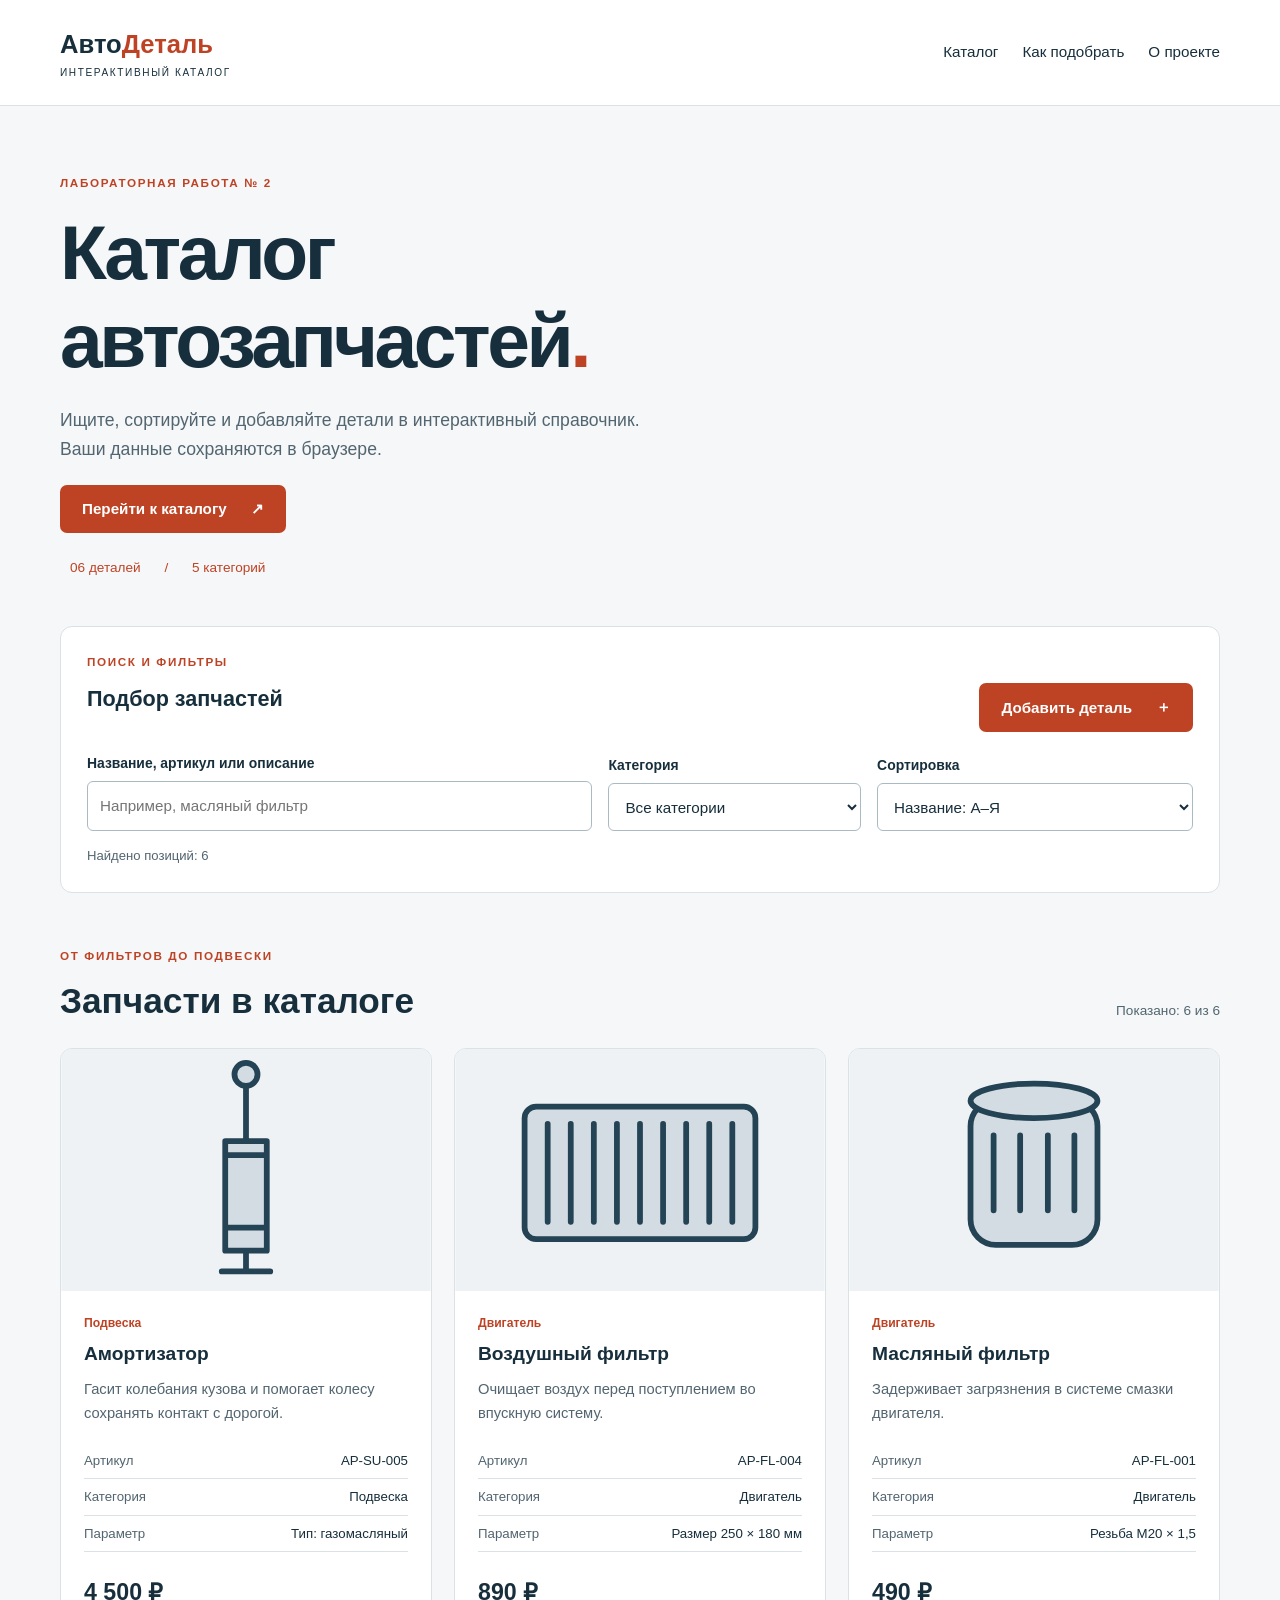
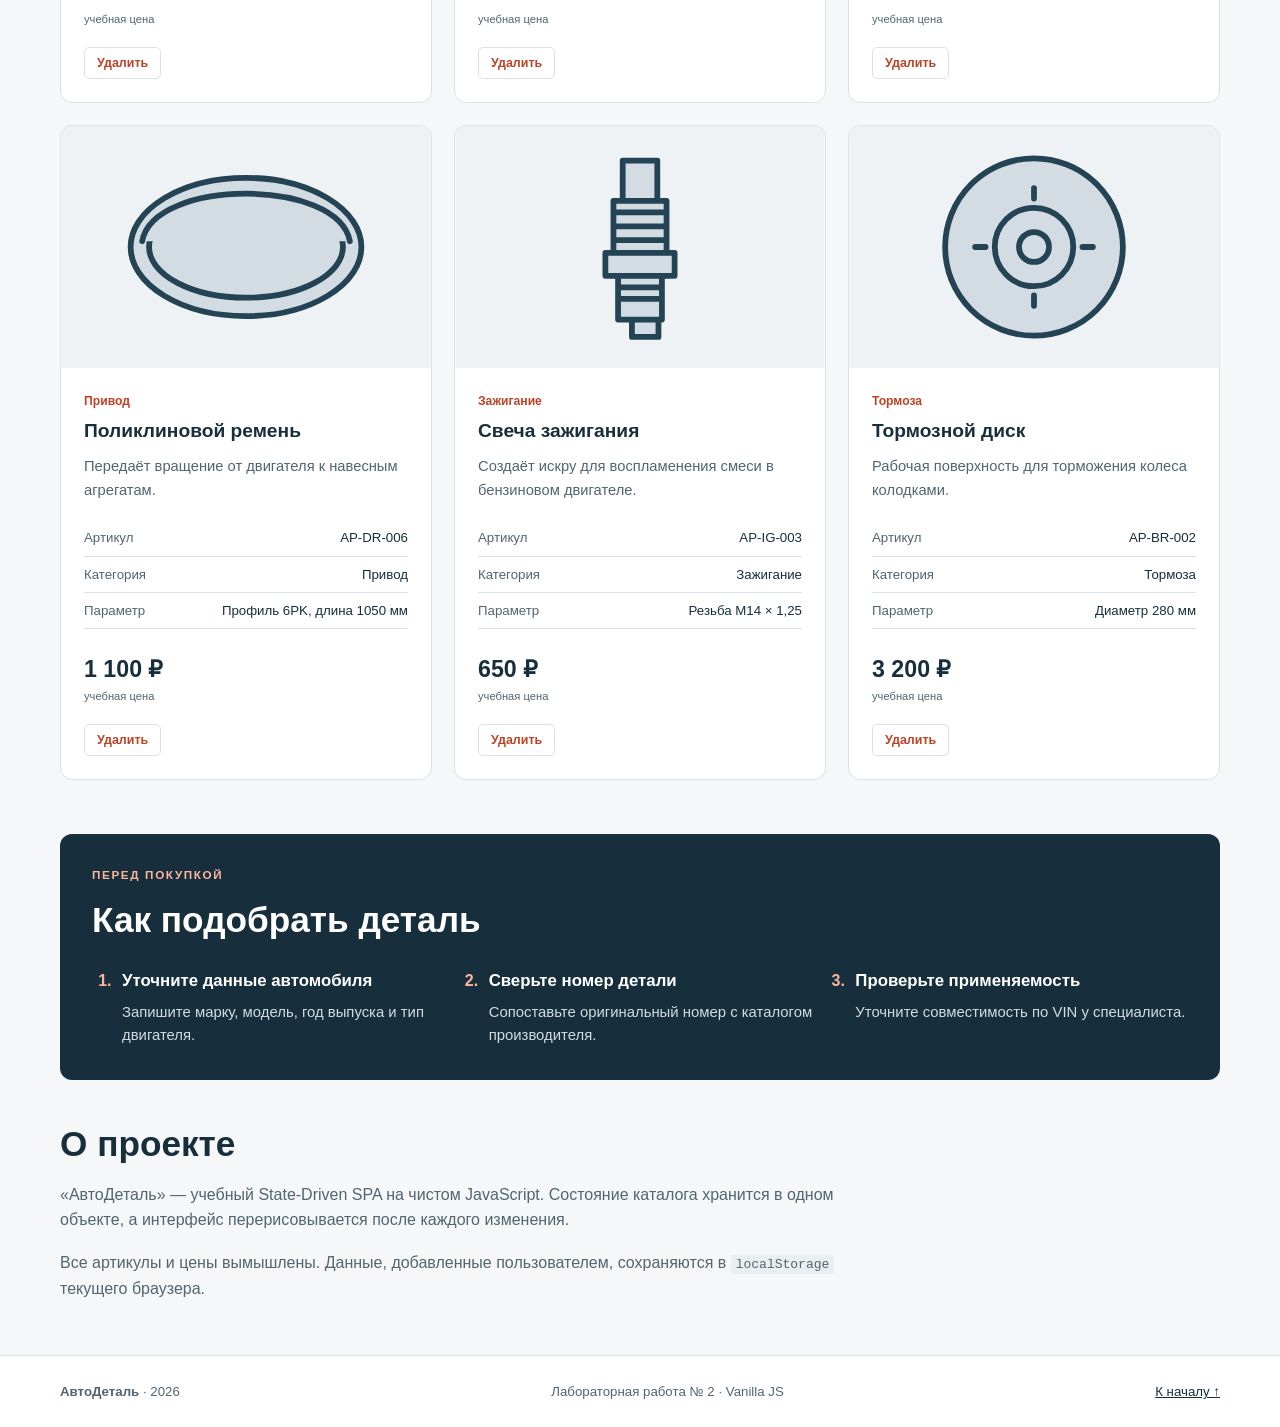
<file: index.html>
<!doctype html>
<html lang="ru">
<head>
  <meta charset="utf-8">
  <meta name="viewport" content="width=device-width, initial-scale=1">
  <meta name="description" content="Интерактивный учебный каталог автозапчастей.">
  <title>АвтоДеталь — интерактивный каталог</title>
  <link rel="stylesheet" href="css/style.css">
</head>
<body>
<a class="skip-link" href="#main">Перейти к содержимому</a>
<header class="site-header"><div class="container header-inner">
  <a class="brand" href="index.html">Авто<span>Деталь</span><small>ИНТЕРАКТИВНЫЙ КАТАЛОГ</small></a>
  <nav aria-label="Основная навигация"><a href="#catalog">Каталог</a><a href="#guide">Как подобрать</a><a href="#about">О проекте</a></nav>
</div></header>
<main id="main" class="container">
  <section class="hero" aria-labelledby="page-title"><p class="eyebrow">ЛАБОРАТОРНАЯ РАБОТА № 2</p><h1 id="page-title">Каталог<br>автозапчастей<span>.</span></h1><p>Ищите, сортируйте и добавляйте детали в интерактивный справочник. Ваши данные сохраняются в браузере.</p><a class="button" href="#catalog">Перейти к каталогу <span aria-hidden="true">↗</span></a><div class="hero-note"><span id="hero-count">06 деталей</span><span> / </span><span id="hero-categories">05 категорий</span></div></section>
  <section class="search-section" aria-labelledby="search-title"><div class="section-heading compact"><div><p class="eyebrow">ПОИСК И ФИЛЬТРЫ</p><h2 id="search-title">Подбор запчастей</h2></div><button id="add-item-button" class="button" type="button">Добавить деталь <span aria-hidden="true">＋</span></button></div>
    <div class="controls"><div class="field"><label for="query">Название, артикул или описание</label><input id="query" type="search" placeholder="Например, масляный фильтр" autocomplete="off"></div><div class="field"><label for="category">Категория</label><select id="category"><option value="all">Все категории</option></select></div><div class="field sort-field"><label for="sort">Сортировка</label><select id="sort"><option value="name-asc">Название: А–Я</option><option value="name-desc">Название: Я–А</option><option value="price-asc">Цена: сначала дешевле</option><option value="price-desc">Цена: сначала дороже</option></select></div></div>
    <p id="results-note" class="form-note" aria-live="polite"></p>
  </section>
  <section id="catalog" class="catalog" aria-labelledby="catalog-title"><div class="section-heading"><div><p class="eyebrow">ОТ ФИЛЬТРОВ ДО ПОДВЕСКИ</p><h2 id="catalog-title">Запчасти в каталоге</h2></div><p id="catalog-count"></p></div><div id="cards" class="cards" aria-live="polite"></div><div id="empty-state" class="empty-state" hidden><h3>Ничего не найдено</h3><p>Измените поисковый запрос или сбросьте фильтр категории.</p></div></section>
  <section id="guide" class="guide" aria-labelledby="guide-title"><p class="eyebrow">ПЕРЕД ПОКУПКОЙ</p><h2 id="guide-title">Как подобрать деталь</h2><ol><li><h3>Уточните данные автомобиля</h3><p>Запишите марку, модель, год выпуска и тип двигателя.</p></li><li><h3>Сверьте номер детали</h3><p>Сопоставьте оригинальный номер с каталогом производителя.</p></li><li><h3>Проверьте применяемость</h3><p>Уточните совместимость по VIN у специалиста.</p></li></ol></section>
  <section id="about" class="about" aria-labelledby="about-title"><h2 id="about-title">О проекте</h2><p>«АвтоДеталь» — учебный State-Driven SPA на чистом JavaScript. Состояние каталога хранится в одном объекте, а интерфейс перерисовывается после каждого изменения.</p><p>Все артикулы и цены вымышлены. Данные, добавленные пользователем, сохраняются в <code>localStorage</code> текущего браузера.</p></section>
</main>
<footer><div class="container footer-inner"><p><strong>АвтоДеталь</strong> · 2026</p><p>Лабораторная работа № 2 · Vanilla JS</p><a href="#page-title">К началу ↑</a></div></footer>
<div id="modal" class="modal" hidden><div class="modal-backdrop" data-close-modal></div><section class="modal-dialog" role="dialog" aria-modal="true" aria-labelledby="modal-title"><button class="modal-close" type="button" aria-label="Закрыть" data-close-modal>×</button><p class="eyebrow">НОВАЯ ПОЗИЦИЯ</p><h2 id="modal-title">Добавить запчасть</h2><form id="item-form" novalidate><div class="field"><label for="item-name">Название *</label><input id="item-name" name="name" required minlength="3" maxlength="60"><small class="error" data-error-for="name"></small></div><div class="field"><label for="item-category">Категория *</label><select id="item-category" name="category" required><option value="">Выберите категорию</option></select><small class="error" data-error-for="category"></small></div><div class="field"><label for="item-price">Цена, ₽ *</label><input id="item-price" name="price" type="number" required min="1" max="1000000" step="1"><small class="error" data-error-for="price"></small></div><div class="field"><label for="item-description">Описание *</label><textarea id="item-description" name="description" required minlength="10" maxlength="240" rows="3"></textarea><small class="error" data-error-for="description"></small></div><div class="field"><label for="item-article">Артикул *</label><input id="item-article" name="article" required minlength="4" maxlength="20" pattern="[A-Za-zА-Яа-я0-9-]+"><small class="error" data-error-for="article"></small></div><div class="modal-actions"><button class="button secondary" type="button" data-close-modal>Отмена</button><button class="button" type="submit">Сохранить деталь</button></div></form></section></div>
<script src="js/app.js" defer></script>
</body></html>
</file>
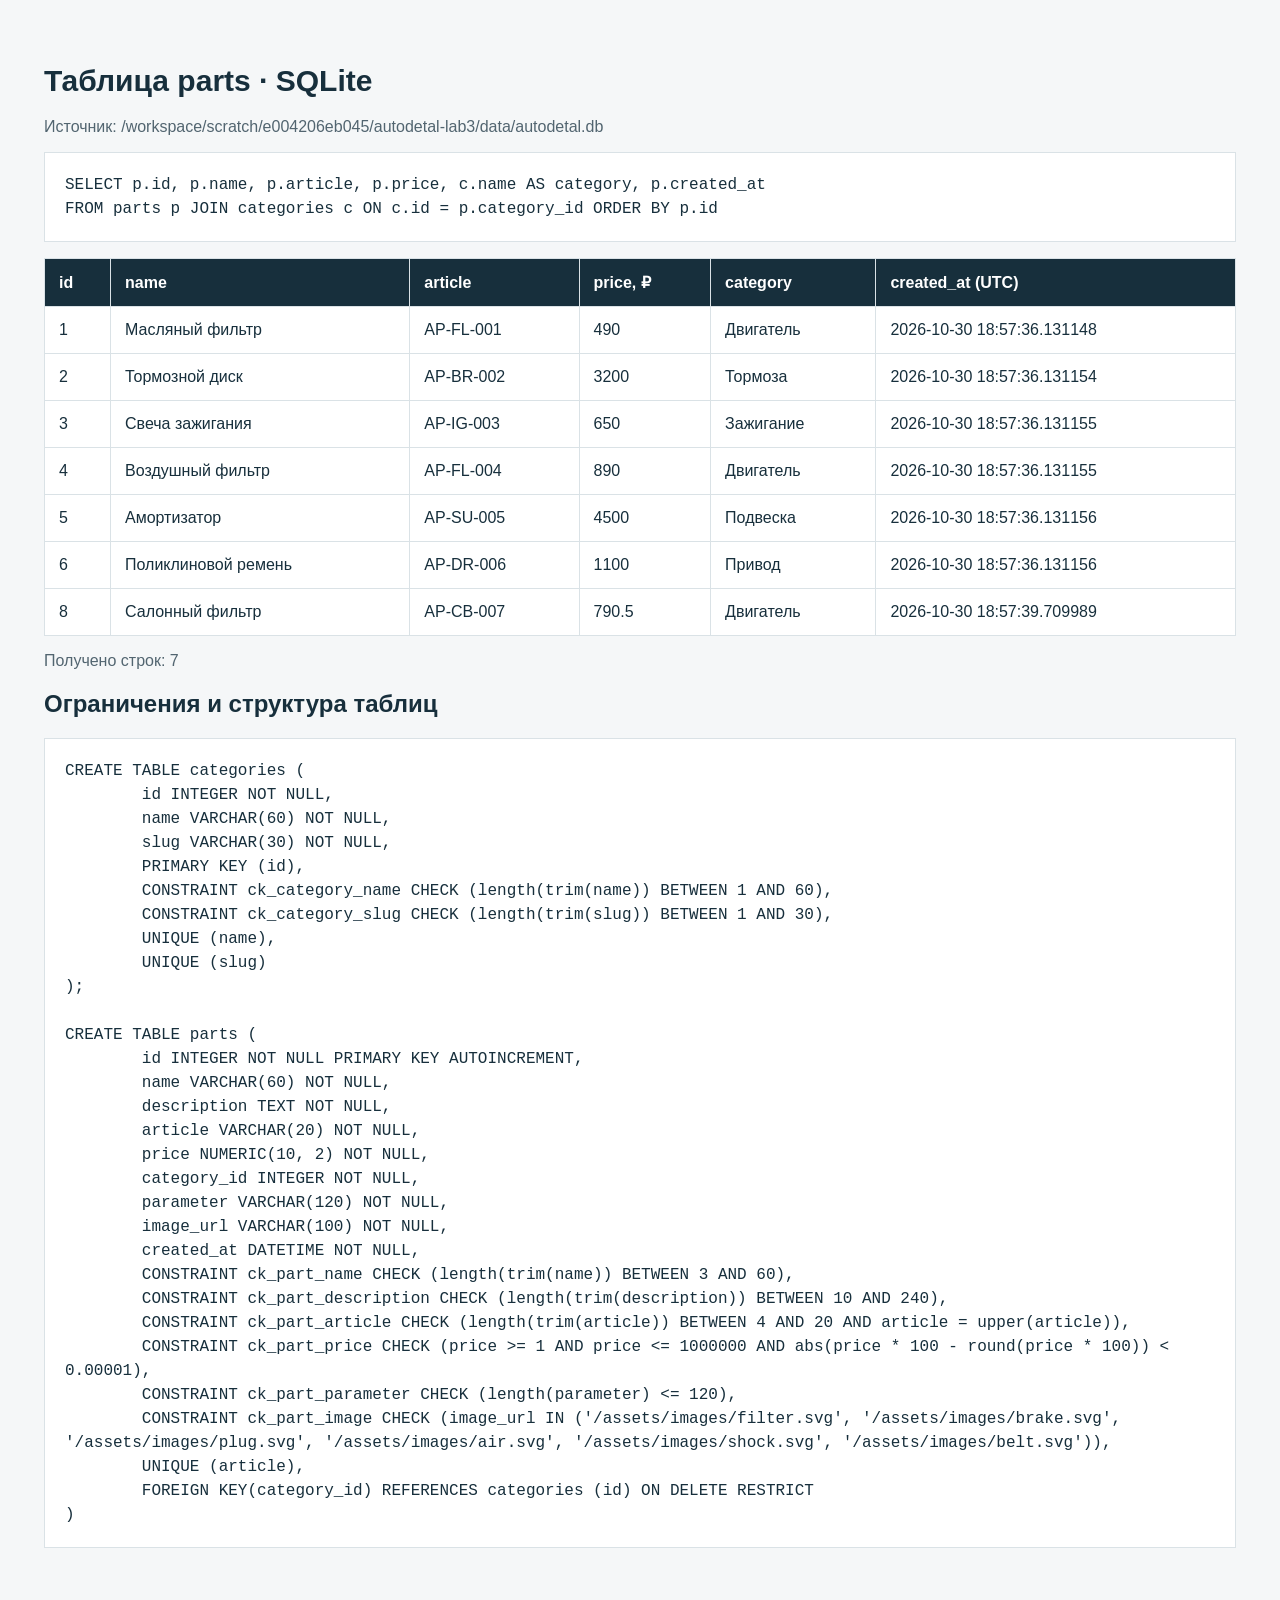
<file: docs/database-view.html>
<!doctype html><html lang="ru"><meta charset="utf-8"><title>SQLite — АвтоДеталь</title>
<style>body{font:16px Arial;color:#172f3c;padding:36px;background:#f5f7f8}h1{font-size:30px}table{border-collapse:collapse;background:white;width:100%}th,td{padding:14px;border:1px solid #dae2e6;text-align:left}th{background:#172f3c;color:white}pre{white-space:pre-wrap;line-height:1.5;background:white;padding:20px;border:1px solid #dae2e6}p{color:#526570}</style>
<h1>Таблица parts · SQLite</h1><p>Источник: /workspace/scratch/e004206eb045/autodetal-lab3/data/autodetal.db</p>
<pre>SELECT p.id, p.name, p.article, p.price, c.name AS category, p.created_at
FROM parts p JOIN categories c ON c.id = p.category_id ORDER BY p.id</pre><table><tr><th>id</th><th>name</th><th>article</th><th>price, ₽</th><th>category</th><th>created_at (UTC)</th></tr><tr><td>1</td><td>Масляный фильтр</td><td>AP-FL-001</td><td>490</td><td>Двигатель</td><td>2026-10-30 18:57:36.131148</td></tr><tr><td>2</td><td>Тормозной диск</td><td>AP-BR-002</td><td>3200</td><td>Тормоза</td><td>2026-10-30 18:57:36.131154</td></tr><tr><td>3</td><td>Свеча зажигания</td><td>AP-IG-003</td><td>650</td><td>Зажигание</td><td>2026-10-30 18:57:36.131155</td></tr><tr><td>4</td><td>Воздушный фильтр</td><td>AP-FL-004</td><td>890</td><td>Двигатель</td><td>2026-10-30 18:57:36.131155</td></tr><tr><td>5</td><td>Амортизатор</td><td>AP-SU-005</td><td>4500</td><td>Подвеска</td><td>2026-10-30 18:57:36.131156</td></tr><tr><td>6</td><td>Поликлиновой ремень</td><td>AP-DR-006</td><td>1100</td><td>Привод</td><td>2026-10-30 18:57:36.131156</td></tr><tr><td>8</td><td>Салонный фильтр</td><td>AP-CB-007</td><td>790.5</td><td>Двигатель</td><td>2026-10-30 18:57:39.709989</td></tr></table><p>Получено строк: 7</p>
<h2>Ограничения и структура таблиц</h2><pre>CREATE TABLE categories (
	id INTEGER NOT NULL, 
	name VARCHAR(60) NOT NULL, 
	slug VARCHAR(30) NOT NULL, 
	PRIMARY KEY (id), 
	CONSTRAINT ck_category_name CHECK (length(trim(name)) BETWEEN 1 AND 60), 
	CONSTRAINT ck_category_slug CHECK (length(trim(slug)) BETWEEN 1 AND 30), 
	UNIQUE (name), 
	UNIQUE (slug)
);

CREATE TABLE parts (
	id INTEGER NOT NULL PRIMARY KEY AUTOINCREMENT, 
	name VARCHAR(60) NOT NULL, 
	description TEXT NOT NULL, 
	article VARCHAR(20) NOT NULL, 
	price NUMERIC(10, 2) NOT NULL, 
	category_id INTEGER NOT NULL, 
	parameter VARCHAR(120) NOT NULL, 
	image_url VARCHAR(100) NOT NULL, 
	created_at DATETIME NOT NULL, 
	CONSTRAINT ck_part_name CHECK (length(trim(name)) BETWEEN 3 AND 60), 
	CONSTRAINT ck_part_description CHECK (length(trim(description)) BETWEEN 10 AND 240), 
	CONSTRAINT ck_part_article CHECK (length(trim(article)) BETWEEN 4 AND 20 AND article = upper(article)), 
	CONSTRAINT ck_part_price CHECK (price &gt;= 1 AND price &lt;= 1000000 AND abs(price * 100 - round(price * 100)) &lt; 0.00001), 
	CONSTRAINT ck_part_parameter CHECK (length(parameter) &lt;= 120), 
	CONSTRAINT ck_part_image CHECK (image_url IN (&#x27;/assets/images/filter.svg&#x27;, &#x27;/assets/images/brake.svg&#x27;, &#x27;/assets/images/plug.svg&#x27;, &#x27;/assets/images/air.svg&#x27;, &#x27;/assets/images/shock.svg&#x27;, &#x27;/assets/images/belt.svg&#x27;)), 
	UNIQUE (article), 
	FOREIGN KEY(category_id) REFERENCES categories (id) ON DELETE RESTRICT
)</pre></html>
</file>
<file: css/style.css>
/* Основные цвета и единая система размеров. */
:root{--ink:#172f3c;--muted:#526570;--accent:#be4325;--line:#dae2e6;--paper:#f5f7f8}
*{box-sizing:border-box}html{scroll-behavior:smooth}body{margin:0;background:var(--paper);color:var(--ink);font-family:Arial,Helvetica,sans-serif;line-height:1.6}a{color:inherit}img{display:block;max-width:100%;height:auto}h1,h2,h3,p{margin:0}h1,h2,h3{line-height:1.15}h2{font-size:clamp(1.65rem,3vw,2.2rem)}h3{font-size:1.2rem}.container{width:min(1160px,calc(100% - 40px));margin-inline:auto}section{scroll-margin-top:24px}a:focus-visible,button:focus-visible,input:focus-visible,select:focus-visible{outline:3px solid #1867a0;outline-offset:4px}.skip-link{position:absolute;left:16px;top:-100px;z-index:5;background:white;padding:12px}.skip-link:focus{top:12px}
.site-header{background:white;border-bottom:1px solid var(--line)}.header-inner{display:flex;align-items:center;justify-content:space-between;gap:24px;padding-block:24px;flex-wrap:wrap}.brand{text-decoration:none;font-size:1.6rem;font-weight:800}.brand span{color:var(--accent)}.brand small{display:block;font-size:.63rem;letter-spacing:.16em;font-weight:400}nav{display:flex;gap:24px;flex-wrap:wrap}nav a{text-decoration:none;font-size:.95rem}nav a:hover{text-decoration:underline;color:var(--accent)}.hero{padding-block:68px 48px;max-width:850px}.eyebrow{font-size:.73rem;letter-spacing:.14em;font-weight:700;color:var(--accent);margin-bottom:15px}h1{font-size:clamp(2.6rem,6vw,4.9rem);letter-spacing:-.045em}h1 span{color:var(--accent)}.hero>p:not(.eyebrow){max-width:600px;margin-block:22px;color:var(--muted);font-size:1.1rem}.button{display:inline-flex;align-items:center;justify-content:center;gap:24px;background:var(--accent);color:white;border:0;border-radius:7px;padding:14px 22px;text-decoration:none;font:700 .95rem Arial,sans-serif;cursor:pointer;min-height:48px}.button:hover{background:#96321c}.hero-note{margin-top:24px;font-size:.85rem;color:var(--muted)}.hero-note span{margin-inline:10px;color:var(--accent)}.search-section{padding:26px;background:white;border:1px solid var(--line);border-radius:12px}.search-section h2{font-size:1.35rem;margin-bottom:20px}form{display:flex;gap:16px;align-items:end;flex-wrap:wrap}.field{flex:1 1 240px;min-width:0}label{display:block;font-size:.87rem;font-weight:700;margin-bottom:7px}input,select{width:100%;min-height:48px;border:1px solid #a9bac4;border-radius:6px;padding:12px;background:white;color:var(--ink);font:inherit;font-size:.95rem}.form-note{margin-top:14px;font-size:.82rem;color:var(--muted)}.catalog{padding-block:54px}.section-heading{display:flex;justify-content:space-between;align-items:end;gap:16px;flex-wrap:wrap;margin-bottom:26px}.section-heading>p{font-size:.85rem;color:var(--muted)}
/* Grid задаёт двумерную сетку карточек. */
.cards{display:grid;grid-template-columns:1fr;gap:22px}.card{min-width:0;background:white;border:1px solid var(--line);border-radius:12px;overflow:hidden}.card img{width:100%;aspect-ratio:320/210;object-fit:contain}.card-body{padding:23px}.category{font-size:.76rem;color:var(--accent);font-weight:700;margin-bottom:9px}.description{font-size:.92rem;color:var(--muted);margin-block:13px 18px}dl{font-size:.83rem;margin:0}dl>div{display:flex;justify-content:space-between;gap:12px;padding-block:7px;border-bottom:1px solid var(--line)}dt{color:var(--muted)}dd{margin:0;text-align:right;overflow-wrap:anywhere}.price{font-size:1.45rem;font-weight:700;margin-top:22px}.price span{display:block;font-size:.7rem;font-weight:400;color:var(--muted)}.guide{background:var(--ink);color:white;border-radius:12px;padding:32px}.guide .eyebrow{color:#ffb49d}.guide ol{display:grid;grid-template-columns:1fr;gap:28px;padding-left:24px;margin-block:28px 0}.guide li{padding-left:6px}.guide li::marker{color:#ffb49d;font-weight:700}.guide h3{font-size:1.05rem;margin-bottom:10px}.guide li p{color:#d0dce2;font-size:.93rem}.about{max-width:800px;padding-block:44px 54px}.about p{margin-top:17px;color:var(--muted)}footer{border-top:1px solid var(--line);background:white}.footer-inner{display:flex;justify-content:space-between;gap:18px;flex-wrap:wrap;padding-block:25px;font-size:.83rem}.footer-inner p{color:var(--muted)}
@media(min-width:640px){.cards{grid-template-columns:repeat(2,minmax(0,1fr))}}
@media(min-width:1024px){.cards{grid-template-columns:repeat(3,minmax(0,1fr))}.guide ol{grid-template-columns:repeat(3,minmax(0,1fr))}}
@media(max-width:479px){.container{width:calc(100% - 32px)}nav{gap:16px}.hero{padding-block:40px 32px}.search-section,.guide{padding:22px}form>.button{width:100%}.card-body{padding:20px}}
@media(prefers-reduced-motion:reduce){html{scroll-behavior:auto}}
/* Дополнения ЛР2: интерактивное состояние, модальное окно и управляющие элементы. */
.controls{display:grid;grid-template-columns:2fr 1fr 1.25fr;gap:16px;align-items:end}.compact{margin-bottom:20px}.compact h2{font-size:1.35rem}.sort-field{min-width:190px}.delete-button{margin-top:18px;border:1px solid var(--line);background:transparent;color:var(--accent);border-radius:5px;padding:8px 12px;font:700 .78rem Arial;cursor:pointer}.delete-button:hover{background:#fff2ee}.empty-state{text-align:center;padding:54px 20px;background:white;border:1px dashed var(--line);border-radius:12px}.empty-state p{color:var(--muted);margin-top:8px}.modal[hidden]{display:none}.modal{position:fixed;inset:0;z-index:10;display:grid;place-items:center;padding:20px}.modal-backdrop{position:absolute;inset:0;background:rgb(23 47 60 / 62%)}.modal-dialog{position:relative;width:min(560px,100%);max-height:calc(100vh - 40px);overflow:auto;background:var(--paper);border-radius:12px;padding:32px;box-shadow:0 20px 60px rgb(0 0 0 / 25%)}.modal-close{position:absolute;right:18px;top:12px;border:0;background:transparent;color:var(--muted);font-size:2rem;line-height:1;cursor:pointer}.modal-dialog h2{margin-bottom:22px}.modal-dialog form{display:grid;gap:14px}.modal-dialog textarea{width:100%;resize:vertical;border:1px solid #a9bac4;border-radius:6px;padding:12px;color:var(--ink);font:inherit}.error{display:block;min-height:18px;margin-top:4px;color:#ad2d1c;font-size:.78rem}.modal-actions{display:flex;justify-content:flex-end;gap:10px;margin-top:8px}.button.secondary{background:transparent;border:1px solid var(--line);color:var(--ink)}body.modal-open{overflow:hidden}code{background:#e9eef0;padding:2px 5px;border-radius:4px}@media(max-width:760px){.controls{grid-template-columns:1fr}.modal-dialog{padding:26px 20px}.section-heading.compact{align-items:start}.section-heading.compact .button{width:100%}}@media(max-width:479px){.modal-actions{flex-direction:column-reverse}.modal-actions .button{width:100%}}
</file>
